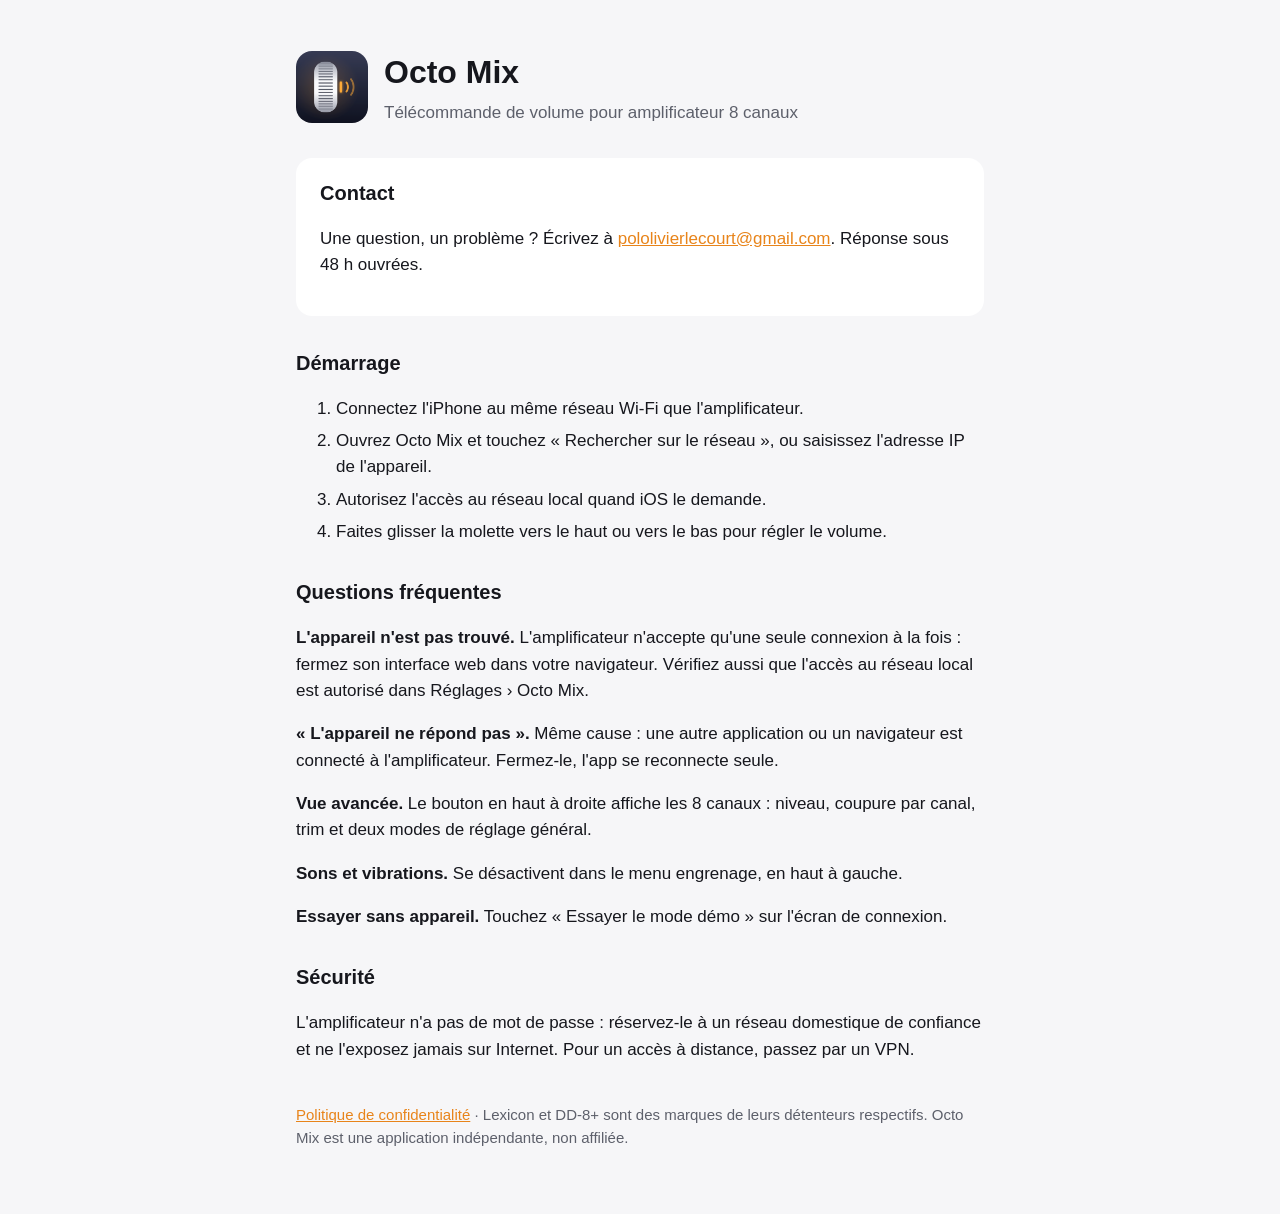
<file: index.html>
<!doctype html>
<html lang="fr"><head><meta charset="utf-8"><meta name="viewport" content="width=device-width, initial-scale=1">
<title>Octo Mix – Assistance</title><link rel="stylesheet" href="style.css"></head>
<body><main>
<header><img src="icon.png" alt=""><div><h1>Octo Mix</h1><p class="sub">Télécommande de volume pour amplificateur 8 canaux</p></div></header>

<div class="card">
<h2 style="margin-top:0">Contact</h2>
<p>Une question, un problème ? Écrivez à <a href="mailto:pololivierlecourt@gmail.com">pololivierlecourt@gmail.com</a>. Réponse sous 48 h ouvrées.</p>
</div>

<h2>Démarrage</h2>
<ol>
<li>Connectez l'iPhone au même réseau Wi-Fi que l'amplificateur.</li>
<li>Ouvrez Octo Mix et touchez « Rechercher sur le réseau », ou saisissez l'adresse IP de l'appareil.</li>
<li>Autorisez l'accès au réseau local quand iOS le demande.</li>
<li>Faites glisser la molette vers le haut ou vers le bas pour régler le volume.</li>
</ol>

<h2>Questions fréquentes</h2>
<p><strong>L'appareil n'est pas trouvé.</strong> L'amplificateur n'accepte qu'une seule connexion à la fois : fermez son interface web dans votre navigateur. Vérifiez aussi que l'accès au réseau local est autorisé dans Réglages › Octo Mix.</p>
<p><strong>« L'appareil ne répond pas ».</strong> Même cause : une autre application ou un navigateur est connecté à l'amplificateur. Fermez-le, l'app se reconnecte seule.</p>
<p><strong>Vue avancée.</strong> Le bouton en haut à droite affiche les 8 canaux : niveau, coupure par canal, trim et deux modes de réglage général.</p>
<p><strong>Sons et vibrations.</strong> Se désactivent dans le menu engrenage, en haut à gauche.</p>
<p><strong>Essayer sans appareil.</strong> Touchez « Essayer le mode démo » sur l'écran de connexion.</p>

<h2>Sécurité</h2>
<p>L'amplificateur n'a pas de mot de passe : réservez-le à un réseau domestique de confiance et ne l'exposez jamais sur Internet. Pour un accès à distance, passez par un VPN.</p>

<nav><a href="confidentialite.html">Politique de confidentialité</a> · Lexicon et DD-8+ sont des marques de leurs détenteurs respectifs. Octo Mix est une application indépendante, non affiliée.</nav>
</main></body></html>
</file>
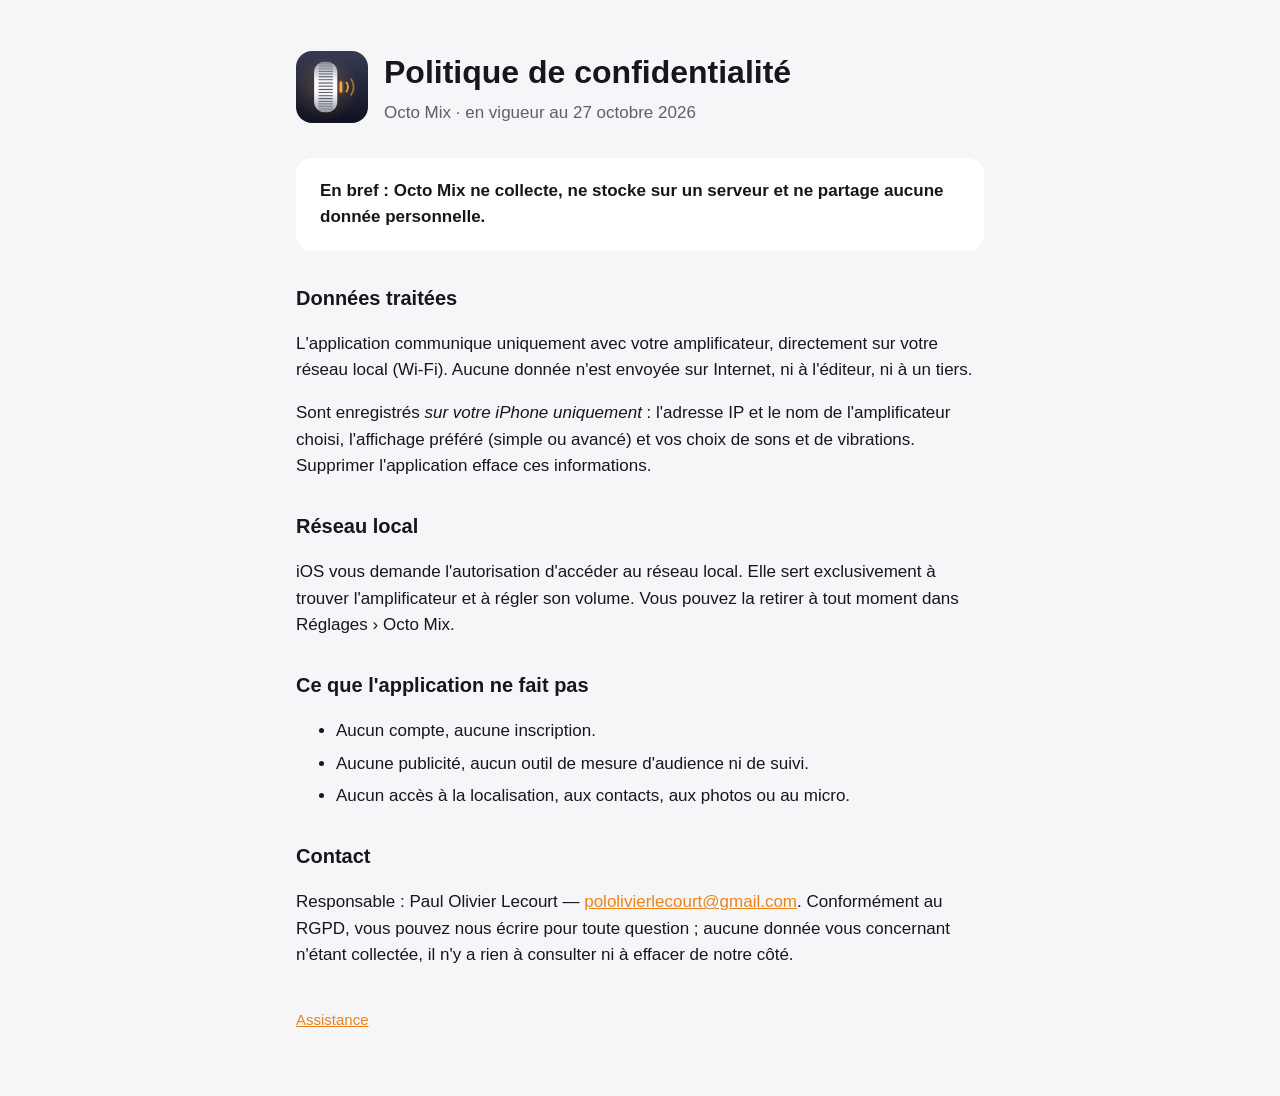
<file: confidentialite.html>
<!doctype html>
<html lang="fr"><head><meta charset="utf-8"><meta name="viewport" content="width=device-width, initial-scale=1">
<title>Octo Mix – Confidentialité</title><link rel="stylesheet" href="style.css"></head>
<body><main>
<header><img src="icon.png" alt=""><div><h1>Politique de confidentialité</h1><p class="sub">Octo Mix · en vigueur au 27 octobre 2026</p></div></header>

<div class="card"><strong>En bref : Octo Mix ne collecte, ne stocke sur un serveur et ne partage aucune donnée personnelle.</strong></div>

<h2>Données traitées</h2>
<p>L'application communique uniquement avec votre amplificateur, directement sur votre réseau local (Wi-Fi). Aucune donnée n'est envoyée sur Internet, ni à l'éditeur, ni à un tiers.</p>
<p>Sont enregistrés <em>sur votre iPhone uniquement</em> : l'adresse IP et le nom de l'amplificateur choisi, l'affichage préféré (simple ou avancé) et vos choix de sons et de vibrations. Supprimer l'application efface ces informations.</p>

<h2>Réseau local</h2>
<p>iOS vous demande l'autorisation d'accéder au réseau local. Elle sert exclusivement à trouver l'amplificateur et à régler son volume. Vous pouvez la retirer à tout moment dans Réglages › Octo Mix.</p>

<h2>Ce que l'application ne fait pas</h2>
<ul>
<li>Aucun compte, aucune inscription.</li>
<li>Aucune publicité, aucun outil de mesure d'audience ni de suivi.</li>
<li>Aucun accès à la localisation, aux contacts, aux photos ou au micro.</li>
</ul>

<h2>Contact</h2>
<p>Responsable : Paul Olivier Lecourt — <a href="mailto:pololivierlecourt@gmail.com">pololivierlecourt@gmail.com</a>. Conformément au RGPD, vous pouvez nous écrire pour toute question ; aucune donnée vous concernant n'étant collectée, il n'y a rien à consulter ni à effacer de notre côté.</p>

<nav><a href="index.html">Assistance</a></nav>
</main></body></html>
</file>
<file: style.css>
:root { --bg:#f6f6f8; --fg:#16171d; --muted:#5d606b; --card:#fff; --accent:#e8841a; }
@media (prefers-color-scheme: dark) { :root { --bg:#0f1016; --fg:#ececf1; --muted:#9a9dab; --card:#1a1c25; --accent:#ff9a2e; } }
* { box-sizing: border-box; }
body { margin:0; background:var(--bg); color:var(--fg); font:17px/1.55 -apple-system, BlinkMacSystemFont, "Segoe UI", Roboto, sans-serif; }
main { max-width: 720px; margin: 0 auto; padding: 48px 16px 64px; }
header { display:flex; align-items:center; gap:16px; margin-bottom:32px; }
header img { width:72px; height:72px; border-radius:16px; }
h1 { font-size:32px; margin:0; } h2 { font-size:20px; margin-top:32px; }
.sub { color:var(--muted); margin:2px 0 0; }
.card { background:var(--card); border-radius:16px; padding:20px 24px; margin:16px 0; }
a { color:var(--accent); } nav { margin-top:40px; color:var(--muted); font-size:15px; }
li { margin: 6px 0; }
</file>
